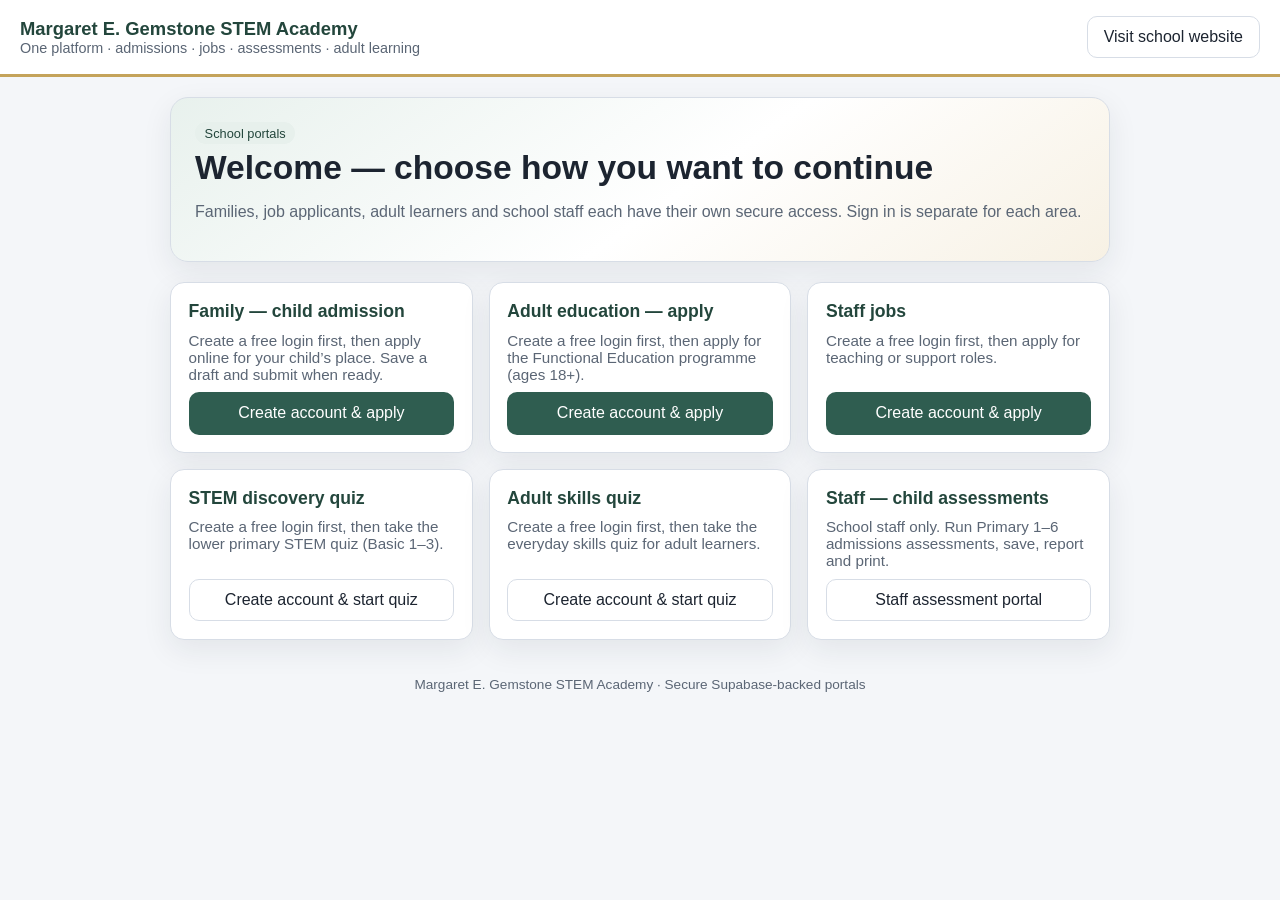
<file: index.html>
<!doctype html>
<html lang="en">
<head>
<meta charset="utf-8">
<meta name="viewport" content="width=device-width,initial-scale=1">
<title>Margaret E. Gemstone STEM Academy — School Portals</title>
<link rel="stylesheet" href="shared/portal.css">
</head>
<body>
<header class="topbar">
  <div>
    <div class="brand" id="schoolBrand">Margaret E. Gemstone STEM Academy</div>
    <div class="sub">One platform · admissions · jobs · assessments · adult learning</div>
  </div>
  <a class="btn secondary" id="schoolSiteLink" href="#" target="_blank" rel="noopener">School website</a>
</header>

<main class="wrap">
  <section class="hero">
    <span class="badge">School portals</span>
    <h1>Welcome — choose how you want to continue</h1>
    <p class="muted">Families, job applicants, adult learners and school staff each have their own secure access. Sign in is separate for each area.</p>
  </section>

  <section class="grid">
    <article class="card">
      <h2>Family — child admission</h2>
      <p>Create a free login first, then apply online for your child’s place. Save a draft and submit when ready.</p>
      <a class="btn primary" href="apply-child/">Create account &amp; apply</a>
    </article>

    <article class="card">
      <h2>Adult education — apply</h2>
      <p>Create a free login first, then apply for the Functional Education programme (ages 18+).</p>
      <a class="btn primary" href="apply-adult/">Create account &amp; apply</a>
    </article>

    <article class="card">
      <h2>Staff jobs</h2>
      <p>Create a free login first, then apply for teaching or support roles.</p>
      <a class="btn primary" href="jobs/">Create account &amp; apply</a>
    </article>

    <article class="card">
      <h2>STEM discovery quiz</h2>
      <p>Create a free login first, then take the lower primary STEM quiz (Basic 1–3).</p>
      <a class="btn secondary" href="quiz-stem/">Create account &amp; start quiz</a>
    </article>

    <article class="card">
      <h2>Adult skills quiz</h2>
      <p>Create a free login first, then take the everyday skills quiz for adult learners.</p>
      <a class="btn secondary" href="quiz-adult/">Create account &amp; start quiz</a>
    </article>

    <article class="card">
      <h2>Staff — child assessments</h2>
      <p>School staff only. Run Primary 1–6 admissions assessments, save, report and print.</p>
      <a class="btn secondary" href="assess/">Staff assessment portal</a>
    </article>
  </section>

  <p class="footer-note">Margaret E. Gemstone STEM Academy · Secure Supabase-backed portals</p>
</main>

<script src="config.js"></script>
<script>
  const c = window.PORTAL_CONFIG || {};
  if (c.SCHOOL_NAME) document.getElementById('schoolBrand').textContent = c.SCHOOL_NAME;
  const link = document.getElementById('schoolSiteLink');
  if (c.SCHOOL_WEBSITE_URL) {
    link.href = c.SCHOOL_WEBSITE_URL;
    link.textContent = 'Visit school website';
  } else {
    link.style.display = 'none';
  }
</script>
</body>
</html>
</file>
<file: shared/portal.css>
/* Shared styles — Margaret E. Gemstone STEM Academy portals */
:root {
  --ink: #1c2430;
  --muted: #5b6675;
  --line: #d7dde6;
  --bg: #f4f6f9;
  --card: #ffffff;
  --brand: #2f5d50;
  --brand-dark: #23463c;
  --accent: #c4a35a;
  --danger: #9b2c2c;
  --ok: #1f6b4a;
  --radius: 14px;
  --shadow: 0 10px 30px rgba(28, 36, 48, 0.08);
  --font: "Segoe UI", "Helvetica Neue", Arial, sans-serif;
}
* { box-sizing: border-box; }
html, body { margin: 0; padding: 0; font-family: var(--font); color: var(--ink); background: var(--bg); }
a { color: var(--brand); }
.topbar {
  display: flex; justify-content: space-between; align-items: center; gap: 1rem;
  padding: 1rem 1.25rem; background: #fff; border-bottom: 3px solid var(--accent);
}
.brand { font-weight: 700; font-size: 1.15rem; color: var(--brand-dark); }
.sub { color: var(--muted); font-size: 0.9rem; }
.wrap { max-width: 980px; margin: 0 auto; padding: 1.25rem; }
.hero {
  background: linear-gradient(145deg, #e8f1ed 0%, #fff 55%, #f7f1e4 100%);
  border: 1px solid var(--line); border-radius: calc(var(--radius) + 4px);
  padding: 1.5rem; box-shadow: var(--shadow); margin-bottom: 1.25rem;
}
.hero h1 { margin: 0.35rem 0; font-size: clamp(1.5rem, 3vw, 2.1rem); }
.grid {
  display: grid; gap: 1rem;
  grid-template-columns: repeat(auto-fit, minmax(240px, 1fr));
}
.card {
  background: var(--card); border: 1px solid var(--line); border-radius: var(--radius);
  padding: 1.1rem; box-shadow: var(--shadow); display: flex; flex-direction: column; gap: 0.6rem;
}
.card h2 { margin: 0; font-size: 1.1rem; color: var(--brand-dark); }
.card p { margin: 0; color: var(--muted); font-size: 0.95rem; flex: 1; }
.btn, button.primary, button.secondary, button.ghost {
  appearance: none; border-radius: 10px; border: 1px solid transparent;
  padding: 0.7rem 1rem; font: inherit; cursor: pointer; text-decoration: none;
  display: inline-flex; align-items: center; justify-content: center; gap: 0.4rem;
}
.btn.primary, button.primary { background: var(--brand); color: #fff; }
.btn.primary:hover, button.primary:hover { background: var(--brand-dark); }
.btn.secondary, button.secondary { background: #fff; border-color: var(--line); color: var(--ink); }
.btn.ghost, button.ghost { background: transparent; border-color: var(--line); }
.badge {
  display: inline-block; background: #e7f0ec; color: var(--brand-dark);
  border-radius: 999px; padding: 0.2rem 0.6rem; font-size: 0.8rem;
}
.panel {
  background: var(--card); border: 1px solid var(--line); border-radius: var(--radius);
  padding: 1.1rem; box-shadow: var(--shadow); margin-bottom: 1rem;
}
label { display: block; margin: 0.75rem 0; font-weight: 600; font-size: 0.92rem; }
input, select, textarea {
  width: 100%; margin-top: 0.35rem; padding: 0.65rem 0.75rem; border: 1px solid var(--line);
  border-radius: 10px; font: inherit; background: #fff;
}
textarea { min-height: 90px; resize: vertical; }
.msg { min-height: 1.2rem; color: var(--danger); margin-top: 0.5rem; }
.msg.ok { color: var(--ok); }
.muted { color: var(--muted); }
.row { display: flex; gap: 0.75rem; flex-wrap: wrap; align-items: center; }
.hidden { display: none !important; }
.q-card {
  border: 1px solid var(--line); border-radius: 12px; padding: 0.9rem; margin: 0.75rem 0; background: #fafbfc;
}
.section-title { margin: 1.25rem 0 0.4rem; color: var(--brand-dark); }
.progress {
  height: 8px; background: #e6ebe9; border-radius: 999px; overflow: hidden; margin: 0.75rem 0;
}
.progress > span { display: block; height: 100%; background: var(--brand); }
.chip {
  display: inline-flex; gap: 0.35rem; flex-wrap: wrap;
}
.chip label { font-weight: 500; background: #fff; border: 1px solid var(--line); border-radius: 999px; padding: 0.35rem 0.7rem; margin: 0.2rem; }
.footer-note { text-align: center; color: var(--muted); font-size: 0.85rem; padding: 1.5rem 1rem; }
@media (max-width: 700px) {
  .topbar { flex-direction: column; align-items: flex-start; }
  .wrap { padding: 0.85rem; }
}
@media print {
  .topbar, .no-print { display: none !important; }
  body { background: #fff; }
}
</file>
